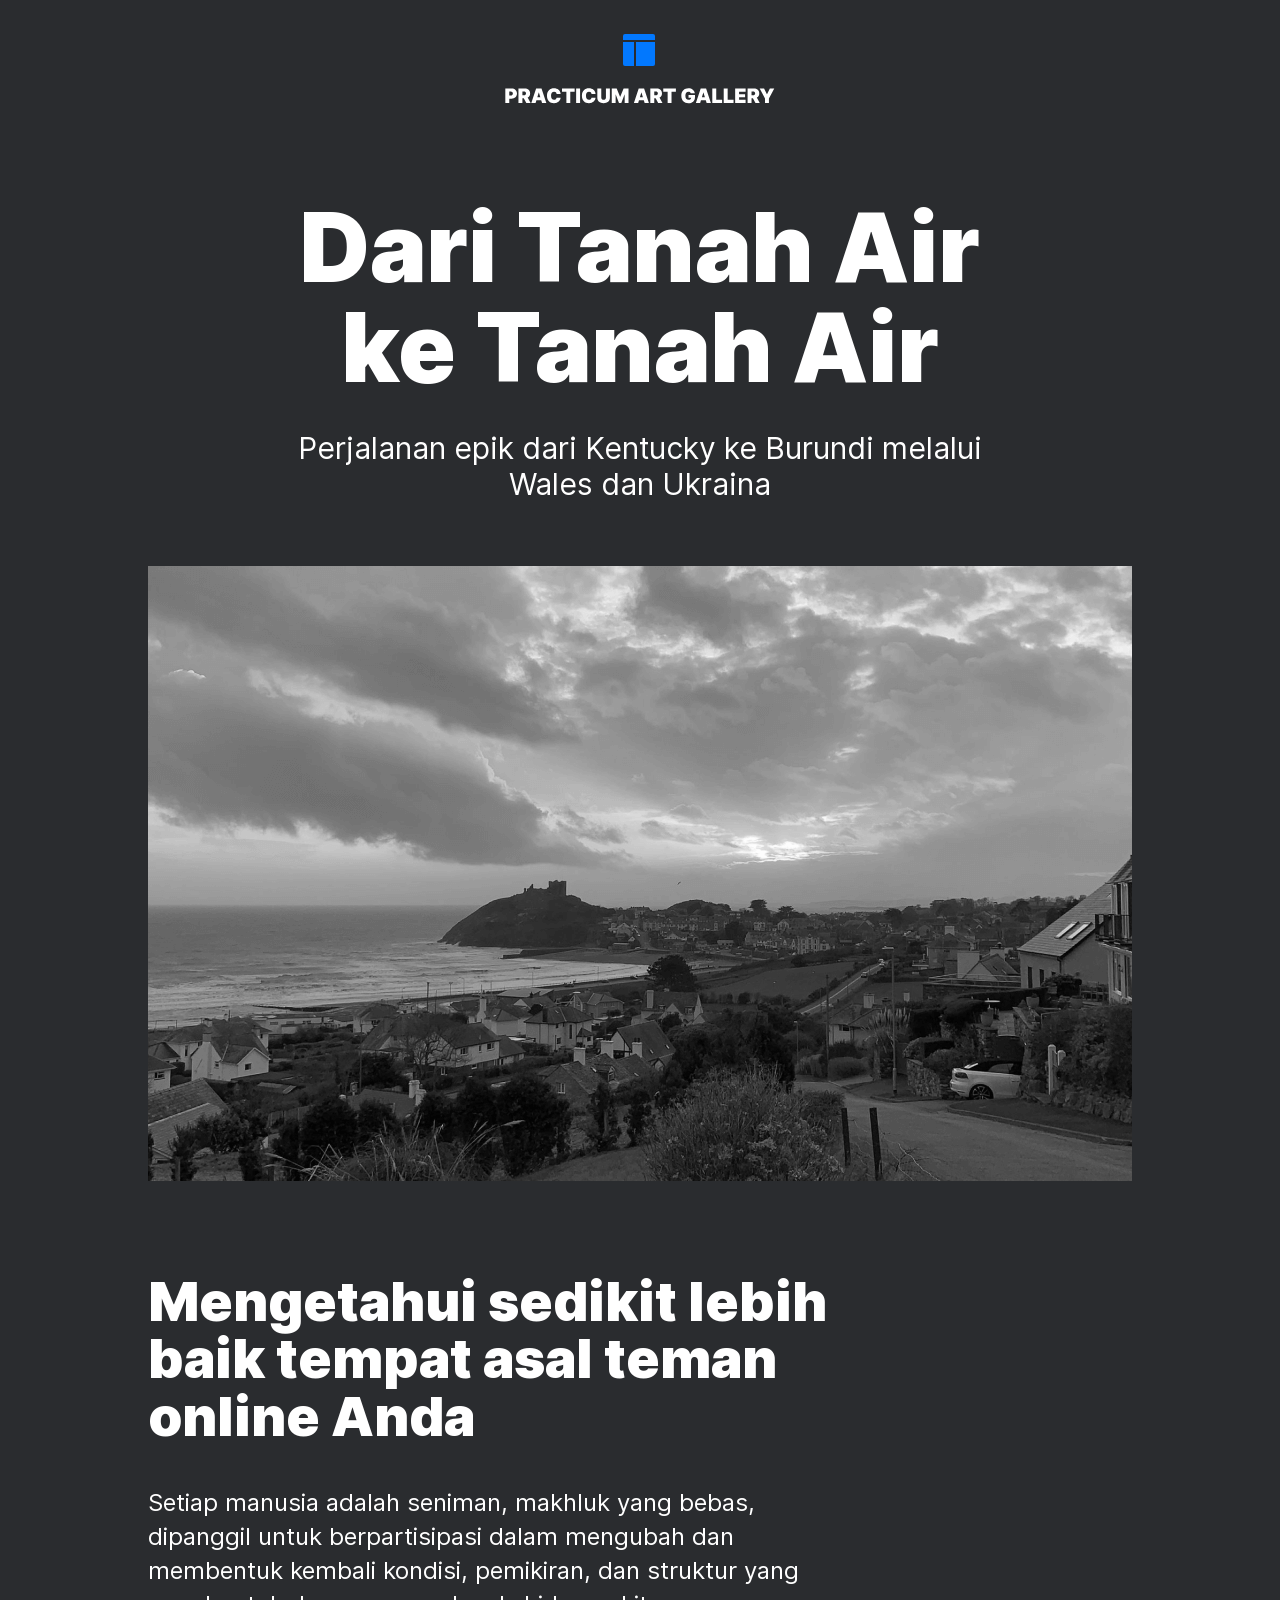
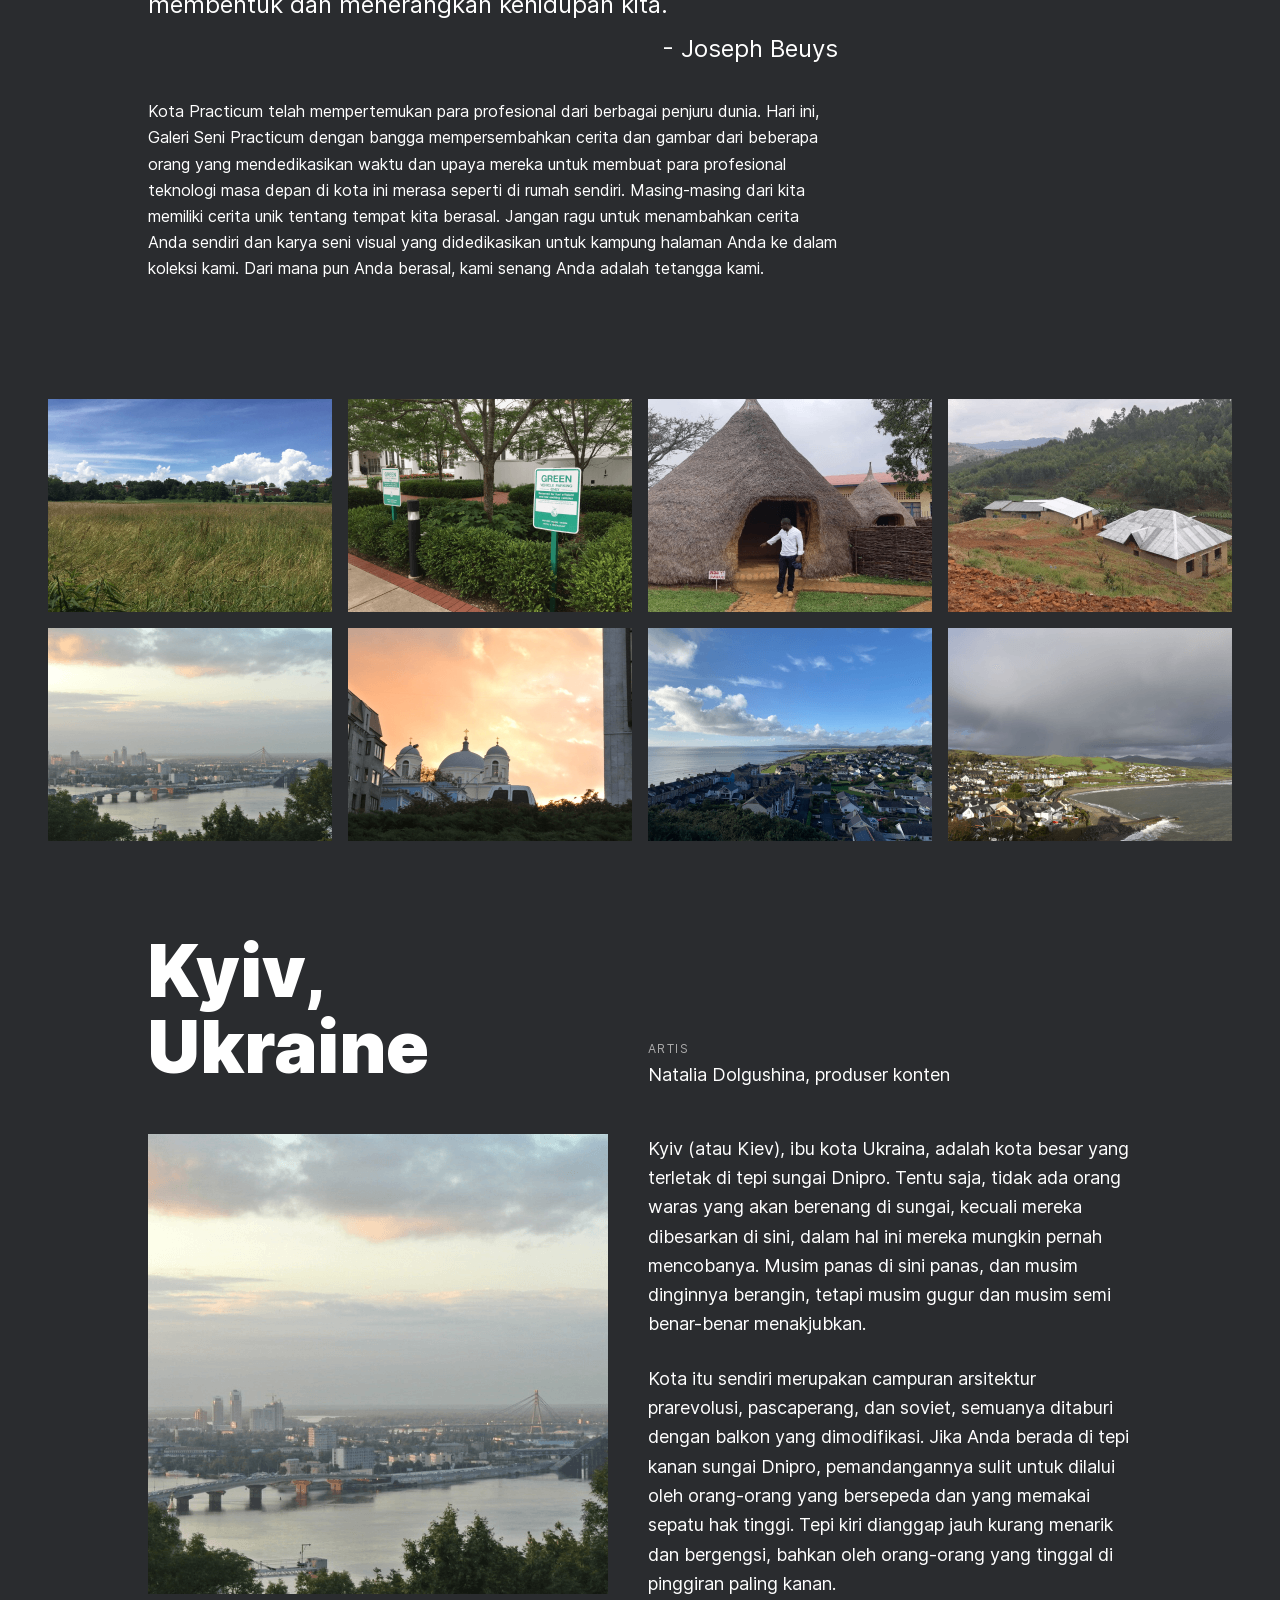
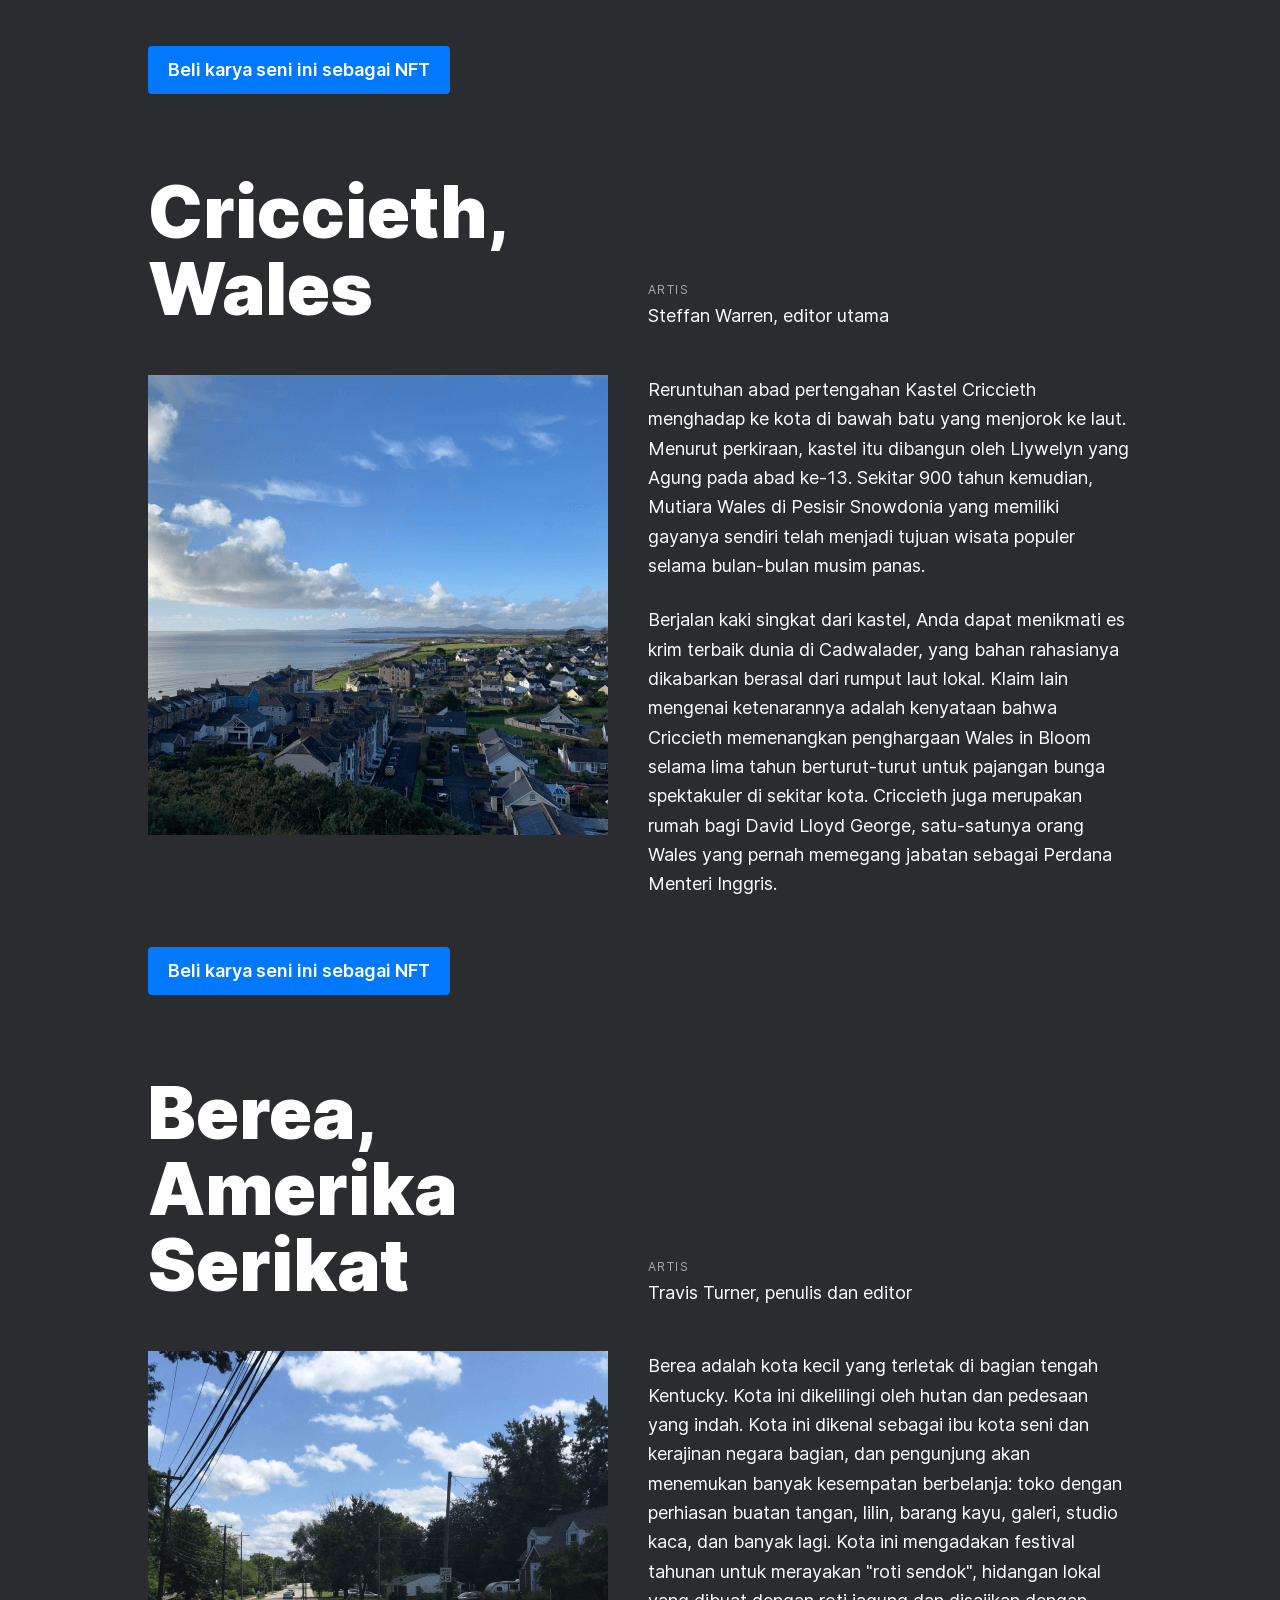
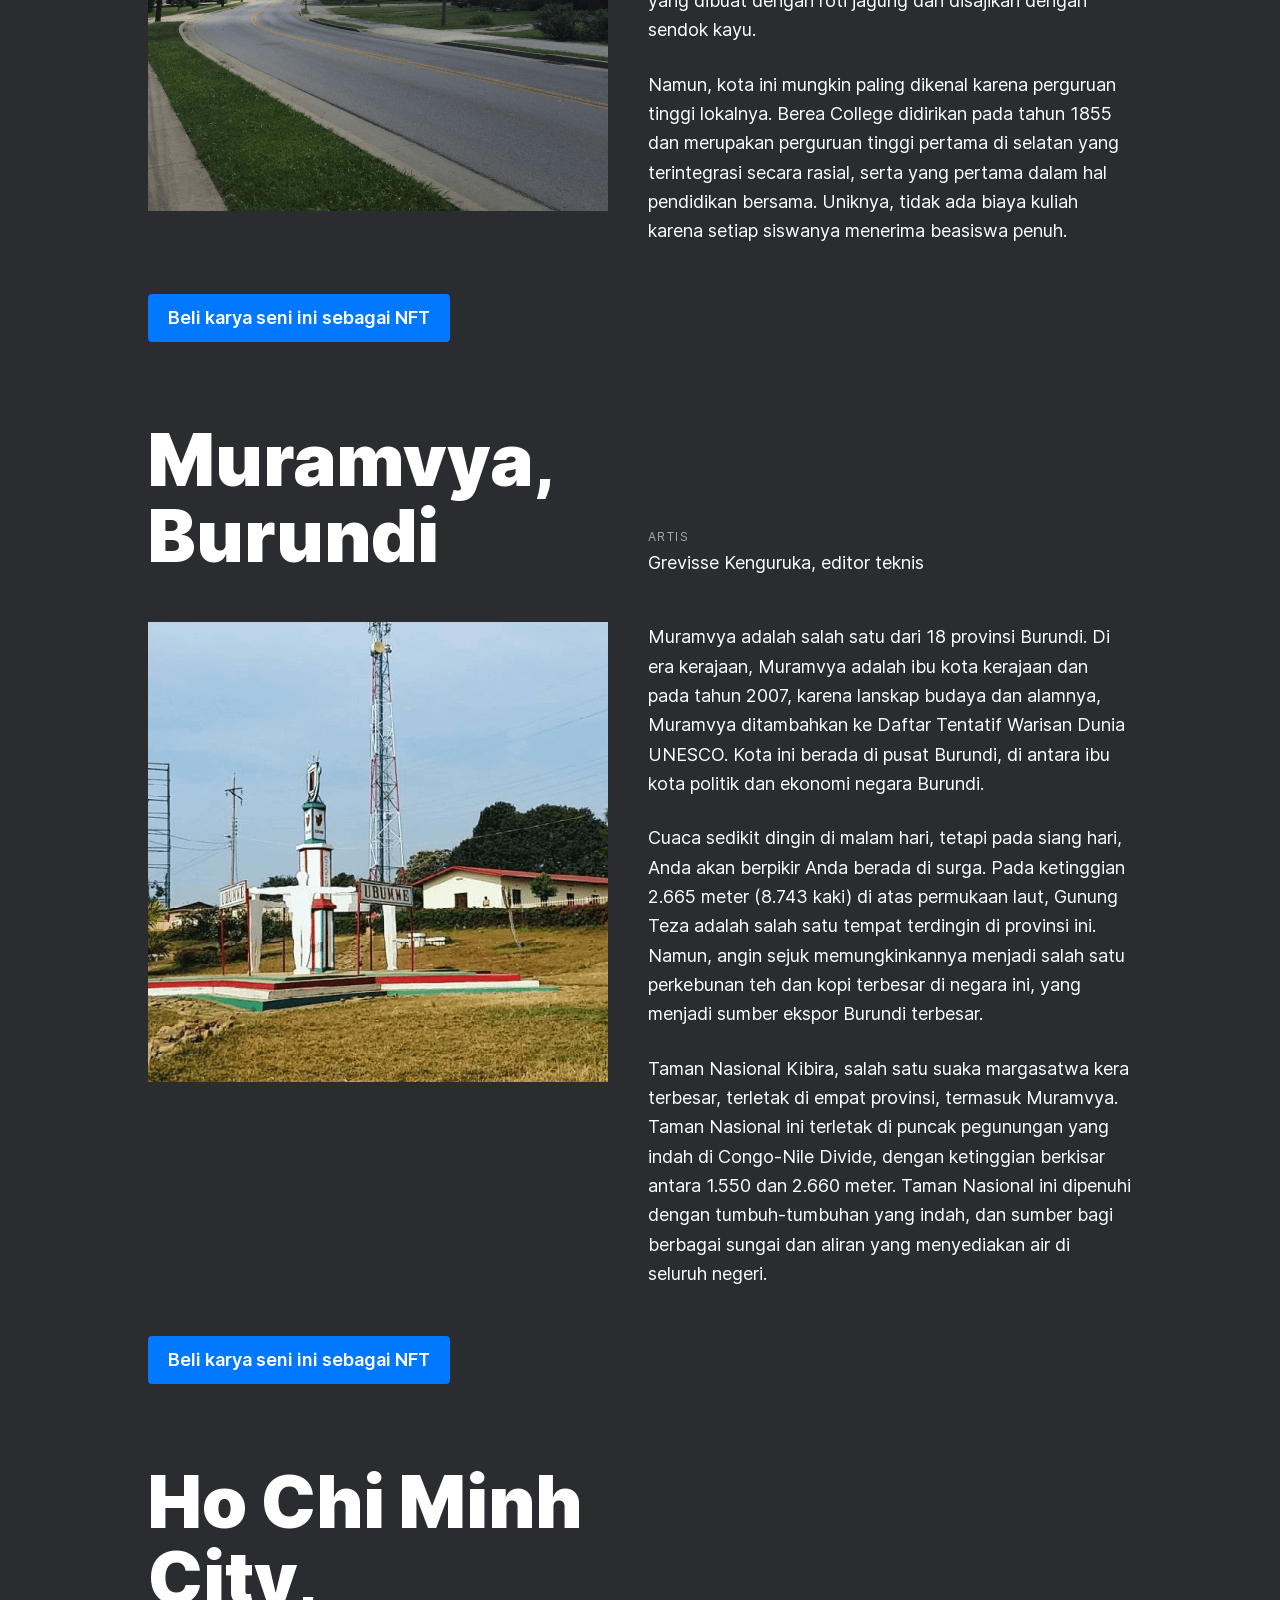
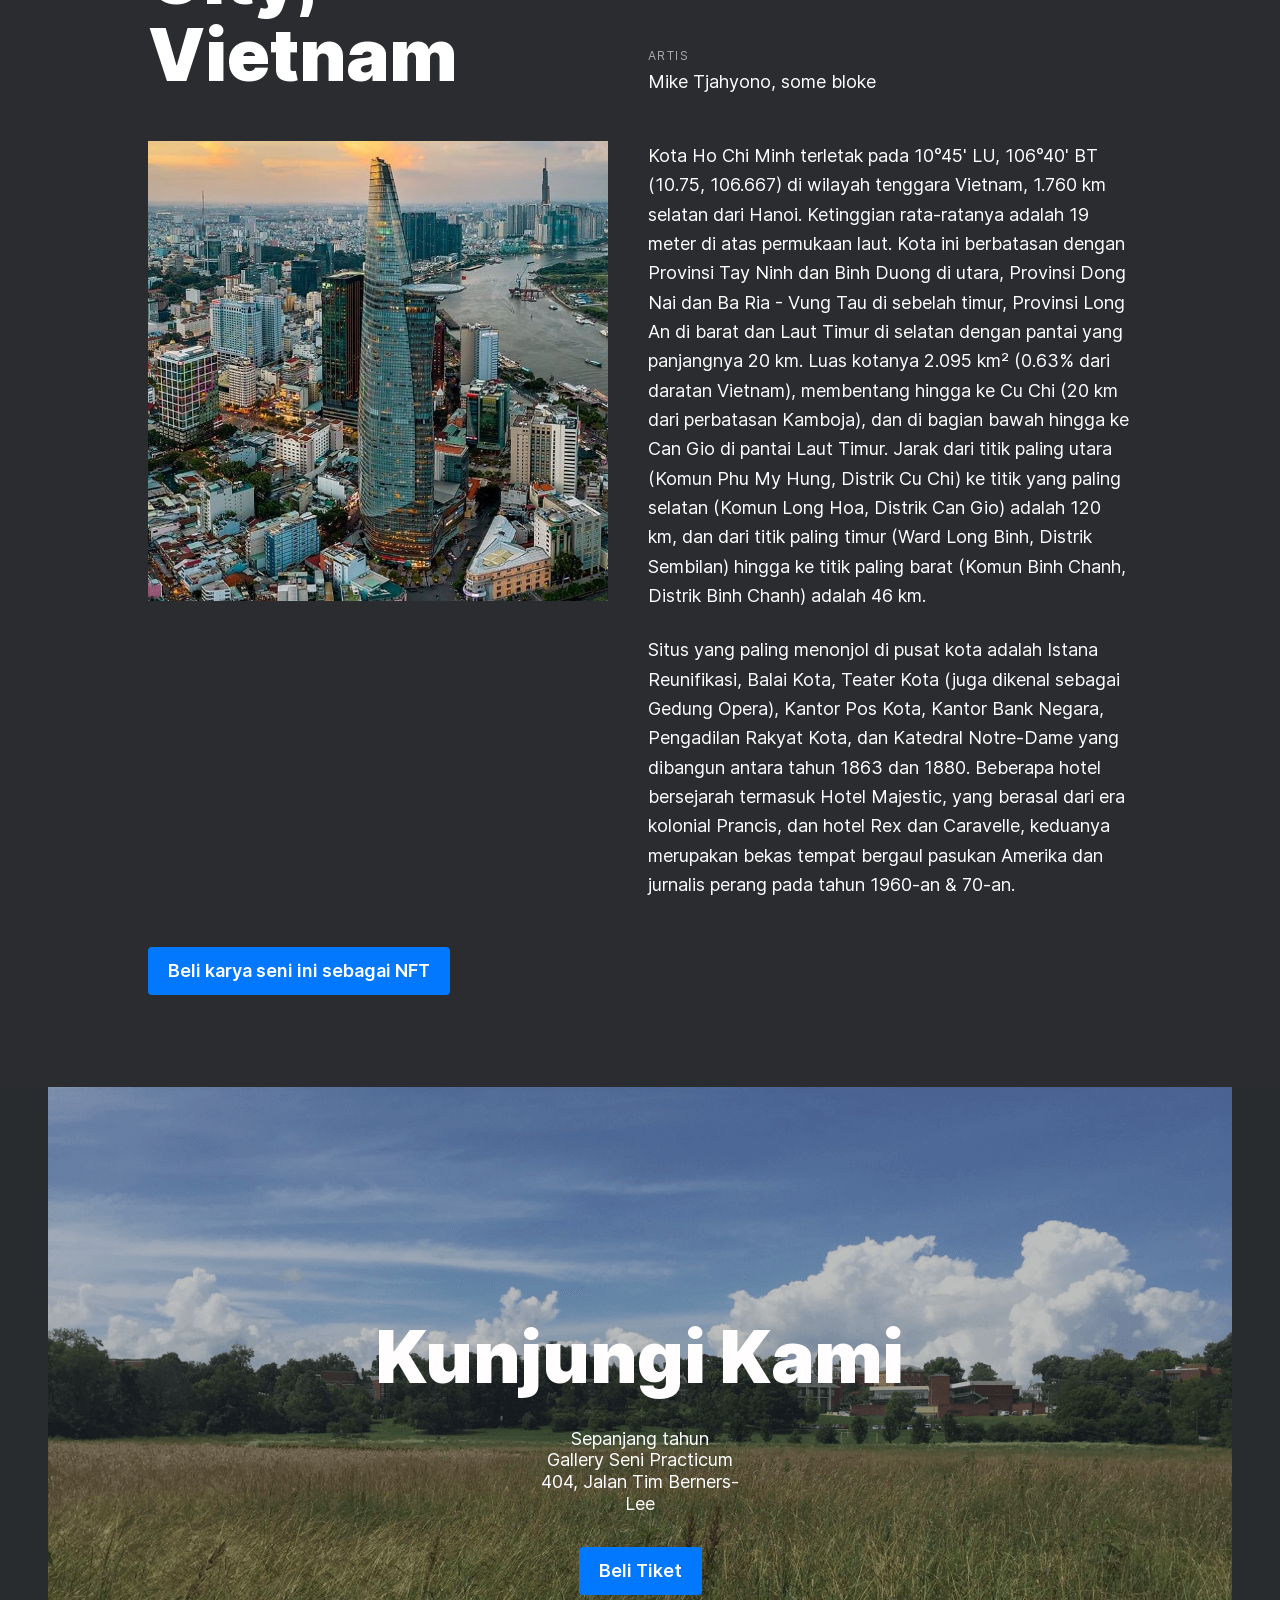
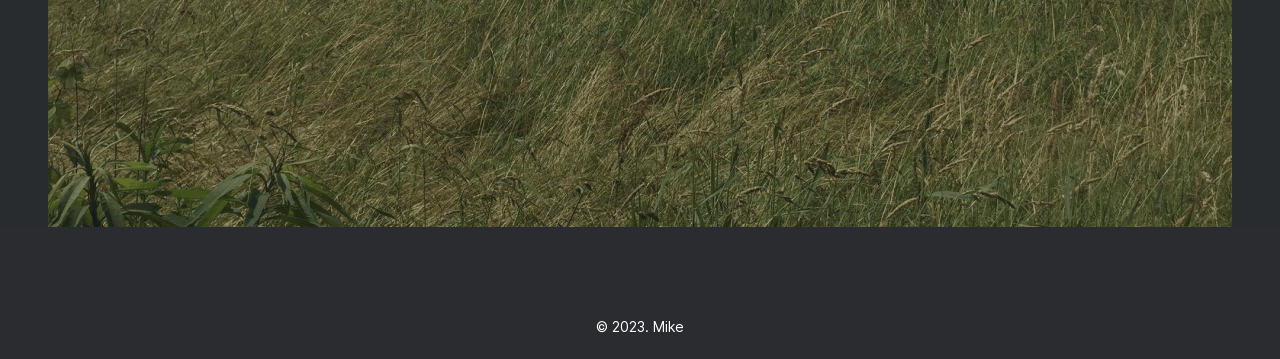
<file: index.html>
<!DOCTYPE html>
<html lang="id">

<head>
    <meta charset="UTF-8">
    <meta http-equiv="X-UA-Compatible" content="IE=edge">
    <meta name="viewport" content="width=device-width, initial-scale=1.0">
    <link rel="stylesheet" href="./pages/index.css">
    <meta name="description" content="Project 3 from sprint 4">
    <meta name="keywords" content="html, css">
    <meta name="author" content="Mike">
    <title>Dari Tanah Air ke Tanah Air</title>
</head>

<body class="page">
    <header class="header">
        <img class="header__logo" src="./images/__logo.svg" alt="Practicum Art Gallery">
    </header>

    <main>
        <section class="lead">
            <h1 class="lead__title">Dari Tanah Air ke Tanah Air</h1>
            <p class="lead__subtitle">Perjalanan epik dari Kentucky ke Burundi melalui Wales dan Ukraina</p>
            <img class="lead__image link" src="./images/kalegin-michail-179870-unsplash.png" alt="b/w image lead">            
        </section>

        <section class="intro">
            <h2 class="intro__title">Mengetahui sedikit lebih baik tempat asal teman online Anda</h2>
            <div class="intro__content-container">
                <p class="intro__quote">
                    Setiap manusia adalah seniman, makhluk yang bebas, dipanggil untuk berpartisipasi 
                    dalam mengubah dan membentuk kembali kondisi, pemikiran, dan struktur yang membentuk 
                    dan menerangkan kehidupan kita.
                </p>
                <p class="intro__quote-author">- Joseph Beuys</p>
                <p class="intro__text">
                    Kota Practicum telah mempertemukan para profesional dari berbagai penjuru dunia. 
                    Hari ini, Galeri Seni Practicum dengan bangga mempersembahkan cerita dan gambar 
                    dari beberapa orang yang mendedikasikan waktu dan upaya mereka untuk membuat para 
                    profesional teknologi masa depan di kota ini merasa seperti di rumah sendiri. 
                    Masing-masing dari kita memiliki cerita unik tentang tempat kita berasal. 
                    Jangan ragu untuk menambahkan cerita Anda sendiri dan karya seni visual yang 
                    didedikasikan untuk kampung halaman Anda ke dalam koleksi kami. Dari mana pun Anda 
                    berasal, kami senang Anda adalah tetangga kami.
                </p>
            </div>             
        </section>

        <section class="photo-grid">
            <div class="photo-grid__container">
                <img class="photo-grid__item" src="images/photo-grid__item.png" alt="Grassy field with partly cloudy sky">
                <img class="photo-grid__item" src="images/photo-grid__item-1.png" alt="Sidewalk with planters and two Green Vehicle parking signs">
                <img class="photo-grid__item" src="images/photo-grid__item-2.png" alt="Man standing in front of a thatched hut and pointing at a small sign near the door">
                <img class="photo-grid__item" src="images/photo-grid__item-3.png" alt="Two buildings in a small valley with some exposed red clay ground">
                <img class="photo-grid__item" src="images/photo-grid__item-4.png" alt="Skyline of a large city on a river featuring two prominent bridges">
                <img class="photo-grid__item" src="images/photo-grid__item-5.png" alt="Domed roof of an Orthodox church against a cloudy orange sky">
                <img class="photo-grid__item" src="images/photo-grid__item-6.png" alt="Residences along a stretch of ocean with a bright blue sky">
                <img class="photo-grid__item" src="images/photo-grid__item-7.png" alt="Residences along a large body of water on a cloudy and rainy day">
            </div>
        </section>

        <section class="place">
            <article class="place__article">
                <h2 class="place__title">Kyiv, Ukraine</h2>
                <div class="place__artist">
                    <p class="place__artist-title">Artis</p>
                    <p class="place__artist-name">Natalia Dolgushina, produser konten</p>
                </div>
                <img class="place__image" src="./images/place__image-kiev.png" alt="Kiev, Ukraina">
                <div class="place__paragraph">
                    <p class="place__paragraph">
                        Kyiv (atau Kiev), ibu kota Ukraina, adalah kota besar yang terletak di tepi 
                        sungai Dnipro. Tentu saja, tidak ada orang waras yang akan berenang di sungai, 
                        kecuali mereka dibesarkan di sini, dalam hal ini mereka mungkin pernah 
                        mencobanya. Musim panas di sini panas, dan musim dinginnya berangin, 
                        tetapi musim gugur dan musim semi benar-benar menakjubkan.
                    </p>
                    <p class="place__paragraph">
                        Kota itu sendiri merupakan campuran arsitektur prarevolusi, pascaperang, 
                        dan soviet, semuanya ditaburi dengan balkon yang dimodifikasi. 
                        Jika Anda berada di tepi kanan sungai Dnipro, pemandangannya sulit untuk 
                        dilalui oleh orang-orang yang bersepeda dan yang memakai sepatu hak tinggi. 
                        Tepi kiri dianggap jauh kurang menarik dan bergengsi, bahkan oleh orang-orang 
                        yang tinggal di pinggiran paling kanan.
                    </p>
                </div>
                <a class="place__button" href="https://www.theverge.com/22310188/nft-explainer-what-is-blockchain-crypto-art-faq" 
                    target="_blank">Beli karya seni ini sebagai NFT
                </a>
            </article>

            <article class="place__article">
                <h2 class="place__title">Criccieth, Wales</h2>
                <div class="place__artist">
                    <p class="place__artist-title">Artis</p>
                    <p class="place__artist-name">Steffan Warren, editor utama</p>
                </div>
                <img class="place__image" src="./images/place__image-cricieth.png" alt="Criccieth, Wales">
                <div class="place__paragraph">
                    <p class="place__paragraph">
                        Reruntuhan abad pertengahan Kastel Criccieth menghadap ke kota di bawah batu 
                        yang menjorok ke laut. Menurut perkiraan, kastel itu dibangun oleh Llywelyn 
                        yang Agung pada abad ke-13. Sekitar 900 tahun kemudian, Mutiara Wales di 
                        Pesisir Snowdonia yang memiliki gayanya sendiri telah menjadi tujuan wisata 
                        populer selama bulan-bulan musim panas.
                    </p>
                    <p class="place__paragraph">
                        Berjalan kaki singkat dari kastel, Anda dapat menikmati es krim terbaik 
                        dunia di Cadwalader, yang bahan rahasianya dikabarkan berasal dari rumput 
                        laut lokal. Klaim lain mengenai ketenarannya adalah kenyataan bahwa Criccieth 
                        memenangkan penghargaan Wales in Bloom selama lima tahun berturut-turut untuk 
                        pajangan bunga spektakuler di sekitar kota. Criccieth juga merupakan rumah bagi 
                        David Lloyd George, satu-satunya orang Wales yang pernah memegang jabatan 
                        sebagai Perdana Menteri Inggris.
                    </p>
                </div>
                <a class="place__button" href="https://www.theverge.com/22310188/nft-explainer-what-is-blockchain-crypto-art-faq" 
                    target="_blank">Beli karya seni ini sebagai NFT
                </a>
            </article>

            <article class="place__article">
                <h2 class="place__title">Berea, Amerika Serikat</h2>
                <div class="place__artist">
                    <p class="place__artist-title">Artis</p>
                    <p class="place__artist-name">Travis Turner, penulis dan editor</p>
                </div>
                <img class="place__image" src="./images/place__image-berea.png" alt="Berea, Amerika Serikat">
                <div class="place__paragraph">
                    <p class="place__paragraph">
                        Berea adalah kota kecil yang terletak di bagian tengah Kentucky. 
                        Kota ini dikelilingi oleh hutan dan pedesaan yang indah. 
                        Kota ini dikenal sebagai ibu kota seni dan kerajinan negara bagian, dan 
                        pengunjung akan menemukan banyak kesempatan berbelanja: toko dengan 
                        perhiasan buatan tangan, lilin, barang kayu, galeri, studio kaca, 
                        dan banyak lagi. Kota ini mengadakan festival tahunan untuk merayakan 
                        "roti sendok", hidangan lokal yang dibuat dengan roti jagung dan 
                        disajikan dengan sendok kayu.
                    </p>
                    <p class="place__paragraph">
                        Namun, kota ini mungkin paling dikenal karena perguruan tinggi lokalnya. 
                        Berea College didirikan pada tahun 1855 dan merupakan perguruan tinggi 
                        pertama di selatan yang terintegrasi secara rasial, serta yang pertama 
                        dalam hal pendidikan bersama. Uniknya, tidak ada biaya kuliah karena setiap 
                        siswanya menerima beasiswa penuh.
                    </p>
                </div>
                <a class="place__button" href="https://www.theverge.com/22310188/nft-explainer-what-is-blockchain-crypto-art-faq" 
                    target="_blank">Beli karya seni ini sebagai NFT
                </a>
            </article>

            <article class="place__article">
                <h2 class="place__title">Muramvya, Burundi</h2>
                <div class="place__artist">
                    <p class="place__artist-title">Artis</p>
                    <p class="place__artist-name">Grevisse Kenguruka, editor teknis</p>
                </div>
                <img class="place__image" src="./images/place__image-muramvya.png" alt="Muramvya, Burundi">
                <div class="place__paragraph">
                    <p class="place__paragraph">
                        Muramvya adalah salah satu dari 18 provinsi Burundi. 
                        Di era kerajaan, Muramvya adalah ibu kota kerajaan dan pada tahun 2007, 
                        karena lanskap budaya dan alamnya, Muramvya ditambahkan ke Daftar Tentatif 
                        Warisan Dunia UNESCO. Kota ini berada di pusat Burundi, di antara ibu kota 
                        politik dan ekonomi negara Burundi.
                    </p>
                    <p class="place__paragraph">
                        Cuaca sedikit dingin di malam hari, tetapi pada siang hari, Anda akan berpikir 
                        Anda berada di surga. Pada ketinggian 2.665 meter (8.743 kaki) di atas permukaan 
                        laut, Gunung Teza adalah salah satu tempat terdingin di provinsi ini. 
                        Namun, angin sejuk memungkinkannya menjadi salah satu perkebunan teh dan kopi 
                        terbesar di negara ini, yang menjadi sumber ekspor Burundi terbesar.
                    </p>
                    <p class="place__paragraph">
                        Taman Nasional Kibira, salah satu suaka margasatwa kera terbesar, terletak di 
                        empat provinsi, termasuk Muramvya. Taman Nasional ini terletak di puncak 
                        pegunungan yang indah di Congo-Nile Divide, dengan ketinggian berkisar 
                        antara 1.550 dan 2.660 meter. Taman Nasional ini dipenuhi dengan tumbuh-tumbuhan 
                        yang indah, dan sumber bagi berbagai sungai dan aliran yang menyediakan air 
                        di seluruh negeri.
                    </p>
                </div>
                <a class="place__button" href="https://www.theverge.com/22310188/nft-explainer-what-is-blockchain-crypto-art-faq" 
                    target="_blank">Beli karya seni ini sebagai NFT
                </a>
            </article>

            <article class="place__article">
                <h2 class="place__title">Ho Chi Minh City, Vietnam</h2>
                <div class="place__artist">
                    <p class="place__artist-title">Artis</p>
                    <p class="place__artist-name">Mike Tjahyono, some bloke</p>
                </div>
                <img class="place__image" src="./images/place__image-hochiminhcity.png" alt="Ho Chi Minh City, Vietnam">
                <div class="place__paragraph">
                    <p class="place__paragraph">
                        Kota Ho Chi Minh terletak pada 10°45' LU, 106°40' BT (10.75, 106.667) 
                        di wilayah tenggara Vietnam, 1.760 km selatan dari Hanoi. Ketinggian rata-ratanya 
                        adalah 19 meter di atas permukaan laut. Kota ini berbatasan dengan Provinsi Tay Ninh 
                        dan Binh Duong di utara, Provinsi Dong Nai dan Ba Ria - Vung Tau di sebelah timur, 
                        Provinsi Long An di barat dan Laut Timur di selatan dengan pantai yang panjangnya 20 km. 
                        Luas kotanya 2.095 km² (0.63% dari daratan Vietnam), membentang hingga ke Cu Chi 
                        (20 km dari perbatasan Kamboja), dan di bagian bawah hingga ke Can Gio di pantai Laut Timur. 
                        Jarak dari titik paling utara (Komun Phu My Hung, Distrik Cu Chi) ke titik yang paling selatan 
                        (Komun Long Hoa, Distrik Can Gio) adalah 120 km, dan dari titik paling timur 
                        (Ward Long Binh, Distrik Sembilan) hingga ke titik paling barat 
                        (Komun Binh Chanh, Distrik Binh Chanh) adalah 46 km.
                    </p>
                    <p class="place__paragraph">
                        Situs yang paling menonjol di pusat kota adalah Istana Reunifikasi, Balai Kota, 
                        Teater Kota (juga dikenal sebagai Gedung Opera), Kantor Pos Kota, Kantor Bank Negara, 
                        Pengadilan Rakyat Kota, dan Katedral Notre-Dame yang dibangun antara tahun 1863 dan 1880. 
                        Beberapa hotel bersejarah termasuk Hotel Majestic, yang berasal dari era kolonial Prancis, 
                        dan hotel Rex dan Caravelle, keduanya merupakan bekas tempat bergaul pasukan Amerika dan 
                        jurnalis perang pada tahun 1960-an & 70-an.
                    </p>
                </div>
                <a class="place__button" href="https://www.theverge.com/22310188/nft-explainer-what-is-blockchain-crypto-art-faq" 
                    target="_blank">Beli karya seni ini sebagai NFT
                </a>
            </article>
        </section>



        <section class="cover">
            <h2 class="cover__title">Kunjungi Kami</h2>
            <p class="cover__subtitle">
                &nbsp; &nbsp; Sepanjang tahun &nbsp; &nbsp;
                Gallery Seni Practicum
                404, Jalan Tim Berners-Lee
            </p>
            <a class="cover__button" href="https://www.tripleten.com">Beli Tiket</a>

        </section>
    </main>
    <footer class="footer">
        <p class="footer__copyright">© 2023. Mike</p>
    </footer>
    
</body>
</html>
</file>
<file: pages/index.css>
@import url(../vendor/normalize.css);

@import url(../vendor/fonts/fonts.css);

@import url(../blocks/page/page.css);

@import url(../blocks/header/header.css);
@import url(../blocks/header/__logo/header__logo.css);

@import url(../blocks/link/link.css);

@import url(../blocks/lead/lead.css);
@import url(../blocks/lead/__title/lead__title.css);
@import url(../blocks/lead/__subtitle/lead__subtitle.css);
@import url(../blocks/lead/__image/lead__image.css);

@import url(../blocks/intro/intro.css);
@import url(../blocks/intro/__content-container/intro__content-container.css);
@import url(../blocks/intro/__title/intro__title.css);
@import url(../blocks/intro/__quote/intro__quote.css);
@import url(../blocks/intro/__quote-author/intro__quote-author.css);
@import url(../blocks/intro/__text/intro__text.css);

@import url(../blocks/photo-grid/photo-grid.css);
@import url(../blocks/photo-grid/__container/photo-grid__container.css);
@import url(../blocks/photo-grid/__item/photo-grid__item.css);

@import url(../blocks/place/place.css);
@import url(../blocks/place/__article/place__article.css);
@import url(../blocks/place/__article/__artist-name/place__artist-name.css);
@import url(../blocks/place/__article/__artist-title/place__artist-title.css);
@import url(../blocks/place/__article/__artist/place__artist.css);
@import url(../blocks/place/__article/__button/place__button.css);
@import url(../blocks/place/__article/__image/place__image.css);
@import url(../blocks/place/__article/__paragraph/place__paragraph.css);
@import url(../blocks/place/__article/__text/place__text.css);
@import url(../blocks/place/__article/__title/place__title.css);

@import url(../blocks/cover/cover.css);
@import url(../blocks/cover/__title/cover__title.css);
@import url(../blocks/cover/__subtitle/cover__subtitle.css);
@import url(../blocks/cover/__button/cover__button.css);

@import url(../blocks/footer/footer.css);
@import url(../blocks/footer/__copyright/footer__copyright.css);
</file>
